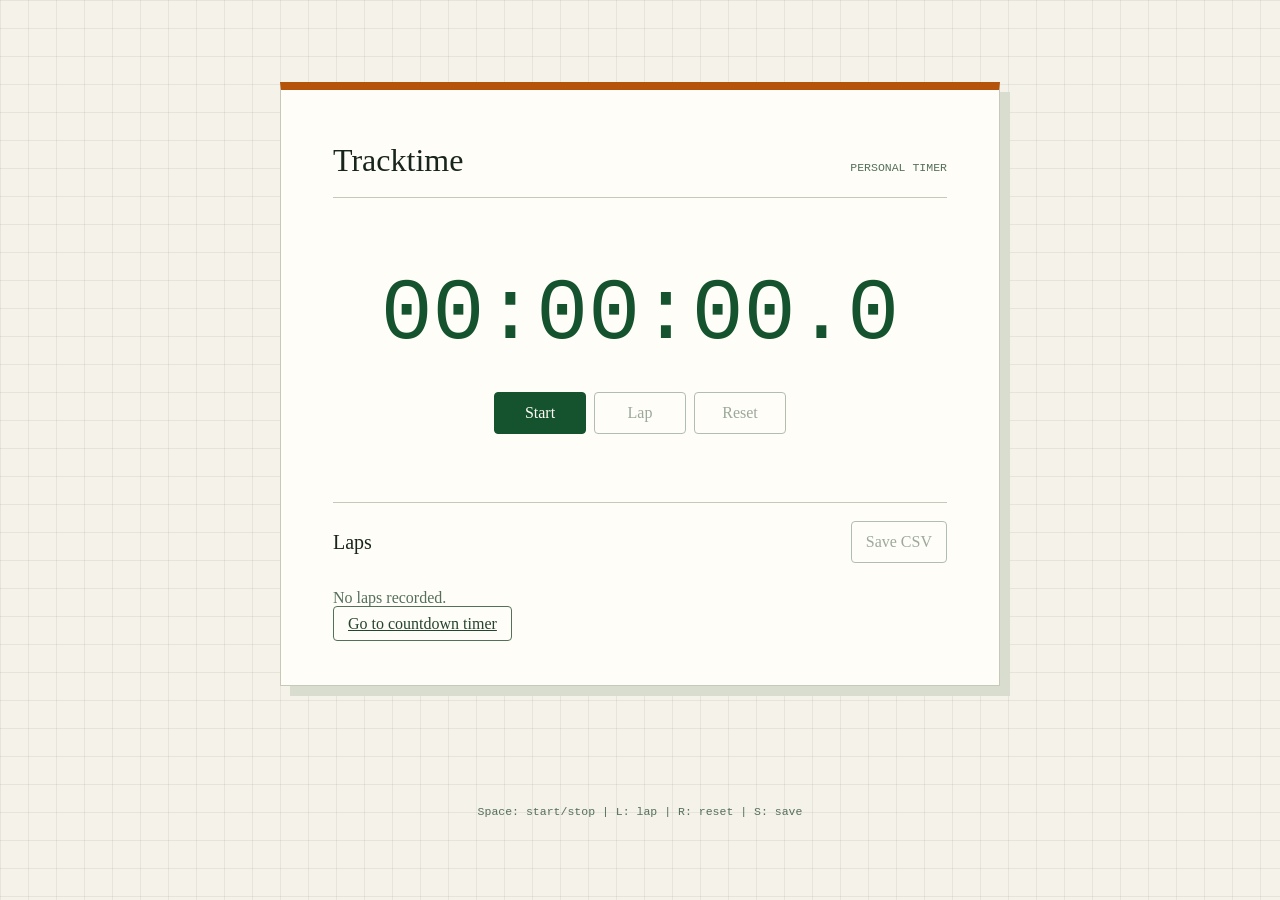
<file: index.html>
<!DOCTYPE html>
<html lang="en">
<head>
  <meta charset="UTF-8">
  <meta name="viewport" content="width=device-width, initial-scale=1.0">
  <meta name="theme-color" content="#14532d">
  <title>Tracktime Stopwatch</title>
  <link rel="manifest" href="manifest.webmanifest">
  <link rel="stylesheet" href="styles.css">
</head>
<body>
  <main class="app-shell">
    <header>
      <p class="eyebrow">Personal timer</p>
      <h1>Tracktime</h1>
    </header>

    <section class="stopwatch" aria-label="Stopwatch">
      <output id="display" class="time-display" aria-live="polite">00:00:00.0</output>
      <div class="controls" aria-label="Stopwatch controls">
        <button id="start-stop" class="button button-primary" type="button">Start</button>
        <button id="lap" class="button" type="button" disabled>Lap</button>
        <button id="reset" class="button" type="button" disabled>Reset</button>
      </div>
    </section>

    <section class="laps-section" aria-labelledby="laps-heading">
      <div class="section-heading">
        <h2 id="laps-heading">Laps</h2>
        <button id="save" class="button button-save" type="button" disabled>Save CSV</button>
      </div>
      <p id="empty-laps" class="empty-state">No laps recorded.</p>
      <ol id="laps" class="lap-list" aria-live="polite"></ol>
    </section>

    <nav aria-label="Timer navigation">
      <a class="button" href="countdown/">Go to countdown timer</a>
    </nav>
  </main>
  <p class="shortcuts">Space: start/stop <span aria-hidden="true">|</span> L: lap <span aria-hidden="true">|</span> R: reset <span aria-hidden="true">|</span> S: save</p>
  <script src="app.js?v=4"></script>
</body>
</html>
</file>
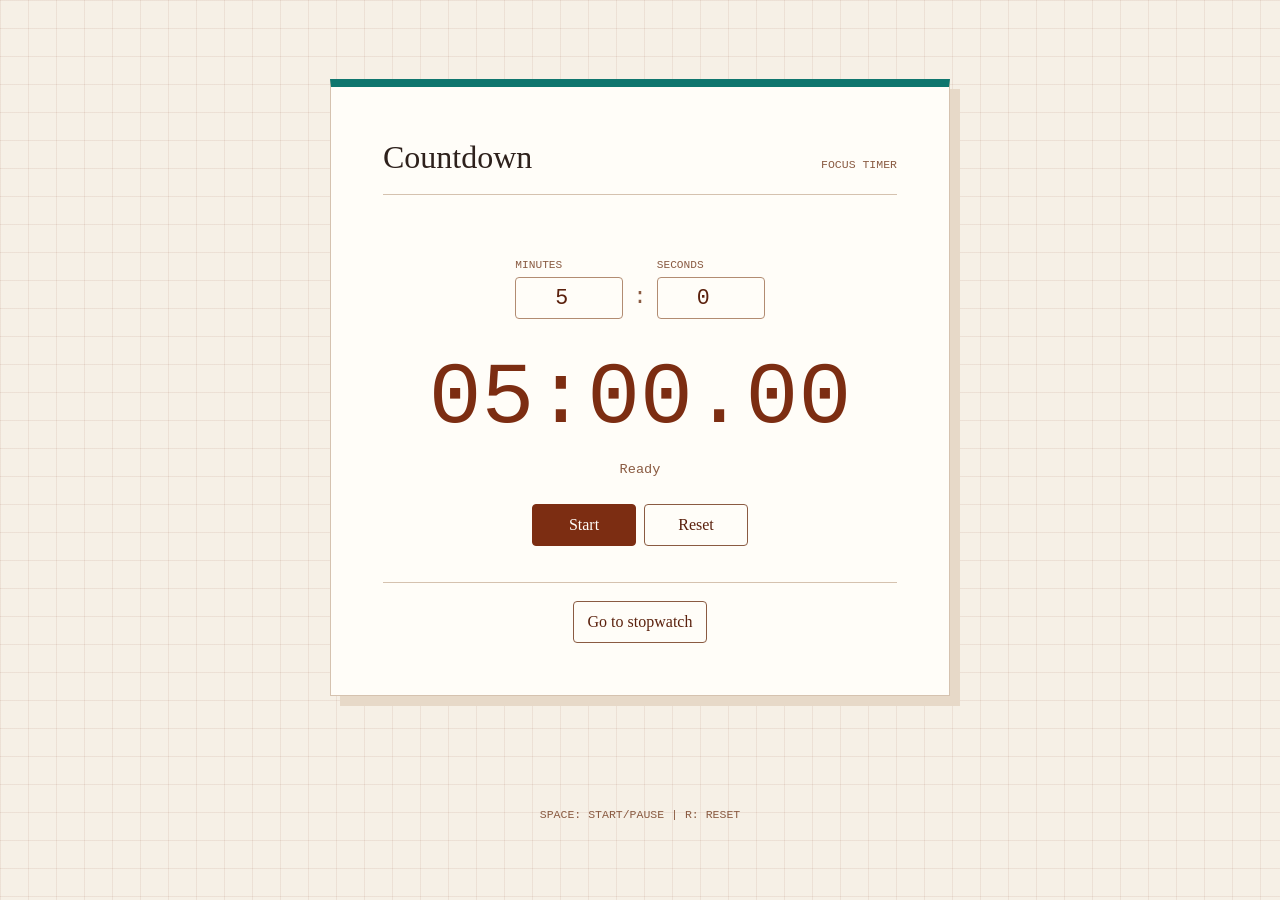
<file: countdown/index.html>
<!DOCTYPE html>
<html lang="en">
<head>
  <meta charset="UTF-8">
  <meta name="viewport" content="width=device-width, initial-scale=1.0">
  <meta name="theme-color" content="#7c2d12">
  <title>Countdown Timer</title>
  <link rel="stylesheet" href="styles.css">
</head>
<body>
  <main class="app-shell">
    <header>
      <p class="eyebrow">Focus timer</p>
      <h1>Countdown</h1>
    </header>

    <section class="timer" aria-label="Countdown timer">
      <div class="time-inputs" aria-label="Set countdown duration">
        <label>
          <span>Minutes</span>
          <input id="minutes" type="number" min="0" max="999" value="5" inputmode="numeric">
        </label>
        <span class="separator" aria-hidden="true">:</span>
        <label>
          <span>Seconds</span>
          <input id="seconds" type="number" min="0" max="59" value="0" inputmode="numeric">
        </label>
      </div>

      <output id="display" class="time-display" aria-live="polite">05:00.00</output>
      <p id="status" class="status" aria-live="polite">Ready</p>

      <div class="controls" aria-label="Countdown controls">
        <button id="start-pause" class="button button-primary" type="button">Start</button>
        <button id="reset" class="button" type="button">Reset</button>
      </div>
    </section>

    <nav class="timer-navigation" aria-label="Timer navigation">
      <a class="button" href="../">Go to stopwatch</a>
    </nav>
  </main>
  <p class="shortcuts">Space: start/pause <span aria-hidden="true">|</span> R: reset</p>
  <script src="app.js"></script>
</body>
</html>
</file>
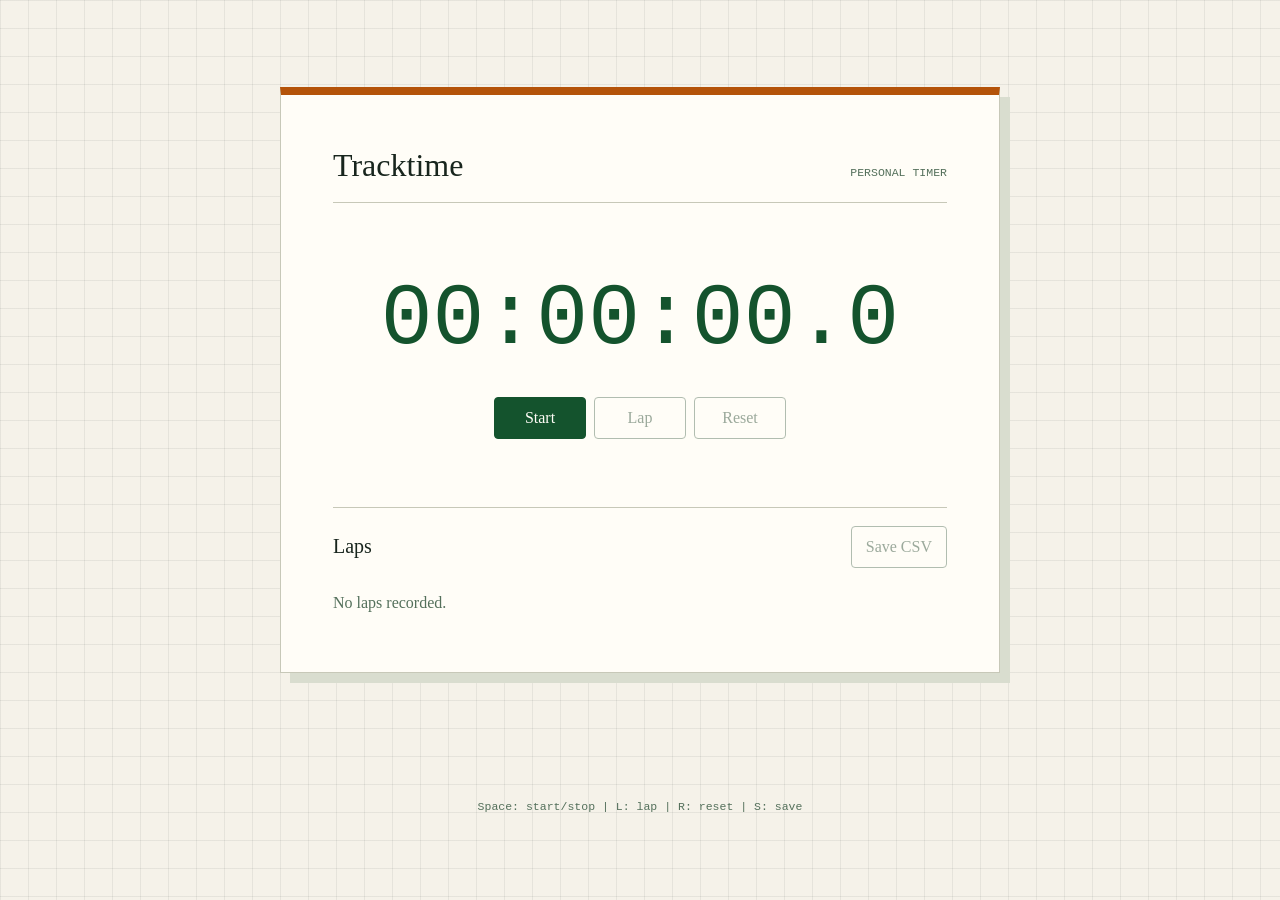
<file: Projects/Automate_the_Boring_Stuff/Projects/Projects/web-stopwatch/index.html>
<!DOCTYPE html>
<html lang="en">
<head>
  <meta charset="UTF-8">
  <meta name="viewport" content="width=device-width, initial-scale=1.0">
  <meta name="theme-color" content="#14532d">
  <title>Tracktime Stopwatch</title>
  <link rel="manifest" href="manifest.webmanifest">
  <link rel="stylesheet" href="styles.css">
</head>
<body>
  <main class="app-shell">
    <header>
      <p class="eyebrow">Personal timer</p>
      <h1>Tracktime</h1>
    </header>

    <section class="stopwatch" aria-label="Stopwatch">
      <output id="display" class="time-display" aria-live="polite">00:00:00.0</output>
      <div class="controls" aria-label="Stopwatch controls">
        <button id="start-stop" class="button button-primary" type="button">Start</button>
        <button id="lap" class="button" type="button" disabled>Lap</button>
        <button id="reset" class="button" type="button" disabled>Reset</button>
      </div>
    </section>

    <section class="laps-section" aria-labelledby="laps-heading">
      <div class="section-heading">
        <h2 id="laps-heading">Laps</h2>
        <button id="save" class="button button-save" type="button" disabled>Save CSV</button>
      </div>
      <p id="empty-laps" class="empty-state">No laps recorded.</p>
      <ol id="laps" class="lap-list" aria-live="polite"></ol>
    </section>
  </main>
  <p class="shortcuts">Space: start/stop <span aria-hidden="true">|</span> L: lap <span aria-hidden="true">|</span> R: reset <span aria-hidden="true">|</span> S: save</p>
  <script src="app.js?v=4"></script>
</body>
</html>
</file>
<file: styles.css>
:root {
  color: #18251d;
  background: #f5f2e9;
  font-family: Georgia, "Times New Roman", serif;
}

* {
  box-sizing: border-box;
}

body {
  min-height: 100vh;
  margin: 0;
  display: grid;
  place-items: center;
  padding: 32px 18px;
  background-color: #f5f2e9;
  background-image: linear-gradient(rgba(24, 37, 29, 0.07) 1px, transparent 1px), linear-gradient(90deg, rgba(24, 37, 29, 0.07) 1px, transparent 1px);
  background-size: 28px 28px;
}

button {
  font: inherit;
}

.app-shell {
  width: min(100%, 720px);
  padding: clamp(24px, 6vw, 52px);
  border: 1px solid #c7c8b8;
  border-top: 8px solid #b45309;
  background: #fffdf7;
  box-shadow: 10px 10px 0 #d9ddcf;
}

header {
  display: flex;
  align-items: baseline;
  justify-content: space-between;
  gap: 16px;
  border-bottom: 1px solid #c7c8b8;
  padding-bottom: 18px;
}

.eyebrow {
  order: 2;
  margin: 0;
  color: #54705b;
  font-family: "Courier New", monospace;
  font-size: 0.72rem;
  text-transform: uppercase;
}

h1, h2 {
  margin: 0;
  font-weight: 400;
}

h1 {
  font-size: 2rem;
}

h2 {
  font-size: 1.25rem;
}

.stopwatch {
  padding: clamp(32px, 8vw, 68px) 0;
  text-align: center;
}

.time-display {
  display: block;
  overflow-wrap: anywhere;
  color: #14532d;
  font-family: "Courier New", monospace;
  font-size: clamp(2.2rem, 10vw, 5.4rem);
  font-variant-numeric: tabular-nums;
  letter-spacing: 0;
}

.controls {
  display: flex;
  justify-content: center;
  flex-wrap: wrap;
  gap: 8px;
  margin-top: 28px;
}

.button {
  min-width: 92px;
  min-height: 42px;
  padding: 8px 14px;
  border: 1px solid #54705b;
  border-radius: 4px;
  color: #24452e;
  background: #fffdf7;
  cursor: pointer;
}

.button:hover:not(:disabled), .button:focus-visible {
  outline: none;
  color: #fffdf7;
  background: #24452e;
}

.button-primary {
  color: #fffdf7;
  border-color: #14532d;
  background: #14532d;
}

.button-primary:hover:not(:disabled), .button-primary:focus-visible {
  background: #0b3a1d;
}

.button-save {
  min-width: auto;
}

.button:disabled {
  opacity: 0.45;
  cursor: not-allowed;
}

.laps-section {
  border-top: 1px solid #c7c8b8;
  padding-top: 18px;
}

.section-heading {
  display: flex;
  align-items: center;
  justify-content: space-between;
  gap: 16px;
}

.empty-state {
  color: #54705b;
  margin: 26px 0 8px;
}

.lap-list {
  list-style: none;
  margin: 18px 0 0;
  padding: 0;
}

.lap-list:empty {
  display: none;
}

.lap-list li {
  display: grid;
  grid-template-columns: 70px 1fr 1fr;
  gap: 12px;
  padding: 12px 0;
  border-bottom: 1px dotted #a1aa9c;
  font-family: "Courier New", monospace;
  font-size: 0.85rem;
}

.lap-list li span:last-child {
  text-align: right;
}

.shortcuts {
  width: min(100%, 720px);
  margin: 18px 0 0;
  text-align: center;
  color: #54705b;
  font-family: "Courier New", monospace;
  font-size: 0.72rem;
}

@media (max-width: 460px) {
  body {
    padding: 16px;
  }

  .app-shell {
    padding: 24px;
    box-shadow: 6px 6px 0 #d9ddcf;
  }

  .lap-list li {
    grid-template-columns: 48px 1fr;
  }

  .lap-list li span:nth-child(2) {
    text-align: right;
  }

  .lap-list li span:last-child {
    grid-column: 2;
    text-align: right;
    color: #54705b;
  }
}
</file>
<file: countdown/styles.css>
:root {
  color: #2e211c;
  background: #f6f0e6;
  font-family: Georgia, "Times New Roman", serif;
}

* {
  box-sizing: border-box;
}

body {
  min-height: 100vh;
  margin: 0;
  display: grid;
  place-items: center;
  padding: 32px 18px;
  background-color: #f6f0e6;
  background-image: linear-gradient(rgba(124, 45, 18, 0.08) 1px, transparent 1px), linear-gradient(90deg, rgba(124, 45, 18, 0.08) 1px, transparent 1px);
  background-size: 28px 28px;
}

button, input {
  font: inherit;
}

.app-shell {
  width: min(100%, 620px);
  padding: clamp(24px, 6vw, 52px);
  border: 1px solid #d5c2af;
  border-top: 8px solid #0f766e;
  background: #fffdf8;
  box-shadow: 10px 10px 0 #e7d9c8;
}

header {
  display: flex;
  align-items: baseline;
  justify-content: space-between;
  gap: 16px;
  padding-bottom: 18px;
  border-bottom: 1px solid #d5c2af;
}

h1 {
  margin: 0;
  font-size: 2rem;
  font-weight: 400;
}

.eyebrow, .shortcuts {
  margin: 0;
  color: #8a5b42;
  font-family: "Courier New", monospace;
  font-size: 0.72rem;
  text-transform: uppercase;
}

.eyebrow {
  order: 2;
}

.timer {
  padding: clamp(32px, 8vw, 64px) 0 12px;
  text-align: center;
}

.time-inputs {
  display: flex;
  align-items: end;
  justify-content: center;
  gap: 10px;
}

.time-inputs label {
  display: grid;
  gap: 6px;
  color: #8a5b42;
  font-family: "Courier New", monospace;
  font-size: 0.7rem;
  text-align: left;
  text-transform: uppercase;
}

.time-inputs input {
  width: 108px;
  padding: 8px;
  border: 1px solid #b28c72;
  border-radius: 4px;
  color: #5b210d;
  background: #fffdf8;
  font-family: "Courier New", monospace;
  font-size: 1.35rem;
  text-align: center;
}

.time-inputs input:focus-visible, .button:focus-visible {
  outline: 3px solid #0f766e;
  outline-offset: 2px;
}

.separator {
  padding-bottom: 9px;
  color: #8a5b42;
  font-family: "Courier New", monospace;
  font-size: 1.4rem;
}

.time-display {
  display: block;
  margin-top: 30px;
  color: #7c2d12;
  font-family: "Courier New", monospace;
  font-size: clamp(2.8rem, 12vw, 5.5rem);
  font-variant-numeric: tabular-nums;
  letter-spacing: 0;
}

.status {
  min-height: 1.3em;
  margin: 14px 0 0;
  color: #8a5b42;
  font-family: "Courier New", monospace;
  font-size: 0.85rem;
}

.controls {
  display: flex;
  justify-content: center;
  flex-wrap: wrap;
  gap: 8px;
  margin-top: 24px;
}

.timer-navigation {
  margin-top: 24px;
  padding-top: 18px;
  border-top: 1px solid #d5c2af;
  text-align: center;
}

.button {
  display: inline-flex;
  align-items: center;
  justify-content: center;
  min-width: 104px;
  min-height: 42px;
  padding: 8px 14px;
  border: 1px solid #8a5b42;
  border-radius: 4px;
  color: #5b210d;
  background: #fffdf8;
  cursor: pointer;
  text-decoration: none;
}

.button:hover, .button:focus-visible {
  color: #fffdf8;
  background: #5b210d;
}

.button-primary {
  border-color: #7c2d12;
  color: #fffdf8;
  background: #7c2d12;
}

.button-primary:hover, .button-primary:focus-visible {
  background: #5b210d;
}

.shortcuts {
  width: min(100%, 620px);
  margin: 18px 0 0;
  text-align: center;
}

@media (max-width: 420px) {
  body {
    padding: 16px;
  }

  .app-shell {
    padding: 24px;
    box-shadow: 6px 6px 0 #e7d9c8;
  }

  .time-inputs input {
    width: 92px;
  }
}
</file>
<file: Projects/Automate_the_Boring_Stuff/Projects/Projects/web-stopwatch/styles.css>
:root {
  color: #18251d;
  background: #f5f2e9;
  font-family: Georgia, "Times New Roman", serif;
}

* {
  box-sizing: border-box;
}

body {
  min-height: 100vh;
  margin: 0;
  display: grid;
  place-items: center;
  padding: 32px 18px;
  background-color: #f5f2e9;
  background-image: linear-gradient(rgba(24, 37, 29, 0.07) 1px, transparent 1px), linear-gradient(90deg, rgba(24, 37, 29, 0.07) 1px, transparent 1px);
  background-size: 28px 28px;
}

button {
  font: inherit;
}

.app-shell {
  width: min(100%, 720px);
  padding: clamp(24px, 6vw, 52px);
  border: 1px solid #c7c8b8;
  border-top: 8px solid #b45309;
  background: #fffdf7;
  box-shadow: 10px 10px 0 #d9ddcf;
}

header {
  display: flex;
  align-items: baseline;
  justify-content: space-between;
  gap: 16px;
  border-bottom: 1px solid #c7c8b8;
  padding-bottom: 18px;
}

.eyebrow {
  order: 2;
  margin: 0;
  color: #54705b;
  font-family: "Courier New", monospace;
  font-size: 0.72rem;
  text-transform: uppercase;
}

h1, h2 {
  margin: 0;
  font-weight: 400;
}

h1 {
  font-size: 2rem;
}

h2 {
  font-size: 1.25rem;
}

.stopwatch {
  padding: clamp(32px, 8vw, 68px) 0;
  text-align: center;
}

.time-display {
  display: block;
  overflow-wrap: anywhere;
  color: #14532d;
  font-family: "Courier New", monospace;
  font-size: clamp(2.2rem, 10vw, 5.4rem);
  font-variant-numeric: tabular-nums;
  letter-spacing: 0;
}

.controls {
  display: flex;
  justify-content: center;
  flex-wrap: wrap;
  gap: 8px;
  margin-top: 28px;
}

.button {
  min-width: 92px;
  min-height: 42px;
  padding: 8px 14px;
  border: 1px solid #54705b;
  border-radius: 4px;
  color: #24452e;
  background: #fffdf7;
  cursor: pointer;
}

.button:hover:not(:disabled), .button:focus-visible {
  outline: none;
  color: #fffdf7;
  background: #24452e;
}

.button-primary {
  color: #fffdf7;
  border-color: #14532d;
  background: #14532d;
}

.button-primary:hover:not(:disabled), .button-primary:focus-visible {
  background: #0b3a1d;
}

.button-save {
  min-width: auto;
}

.button:disabled {
  opacity: 0.45;
  cursor: not-allowed;
}

.laps-section {
  border-top: 1px solid #c7c8b8;
  padding-top: 18px;
}

.section-heading {
  display: flex;
  align-items: center;
  justify-content: space-between;
  gap: 16px;
}

.empty-state {
  color: #54705b;
  margin: 26px 0 8px;
}

.lap-list {
  list-style: none;
  margin: 18px 0 0;
  padding: 0;
}

.lap-list:empty {
  display: none;
}

.lap-list li {
  display: grid;
  grid-template-columns: 70px 1fr 1fr;
  gap: 12px;
  padding: 12px 0;
  border-bottom: 1px dotted #a1aa9c;
  font-family: "Courier New", monospace;
  font-size: 0.85rem;
}

.lap-list li span:last-child {
  text-align: right;
}

.shortcuts {
  width: min(100%, 720px);
  margin: 18px 0 0;
  text-align: center;
  color: #54705b;
  font-family: "Courier New", monospace;
  font-size: 0.72rem;
}

@media (max-width: 460px) {
  body {
    padding: 16px;
  }

  .app-shell {
    padding: 24px;
    box-shadow: 6px 6px 0 #d9ddcf;
  }

  .lap-list li {
    grid-template-columns: 48px 1fr;
  }

  .lap-list li span:nth-child(2) {
    text-align: right;
  }

  .lap-list li span:last-child {
    grid-column: 2;
    text-align: right;
    color: #54705b;
  }
}
</file>
